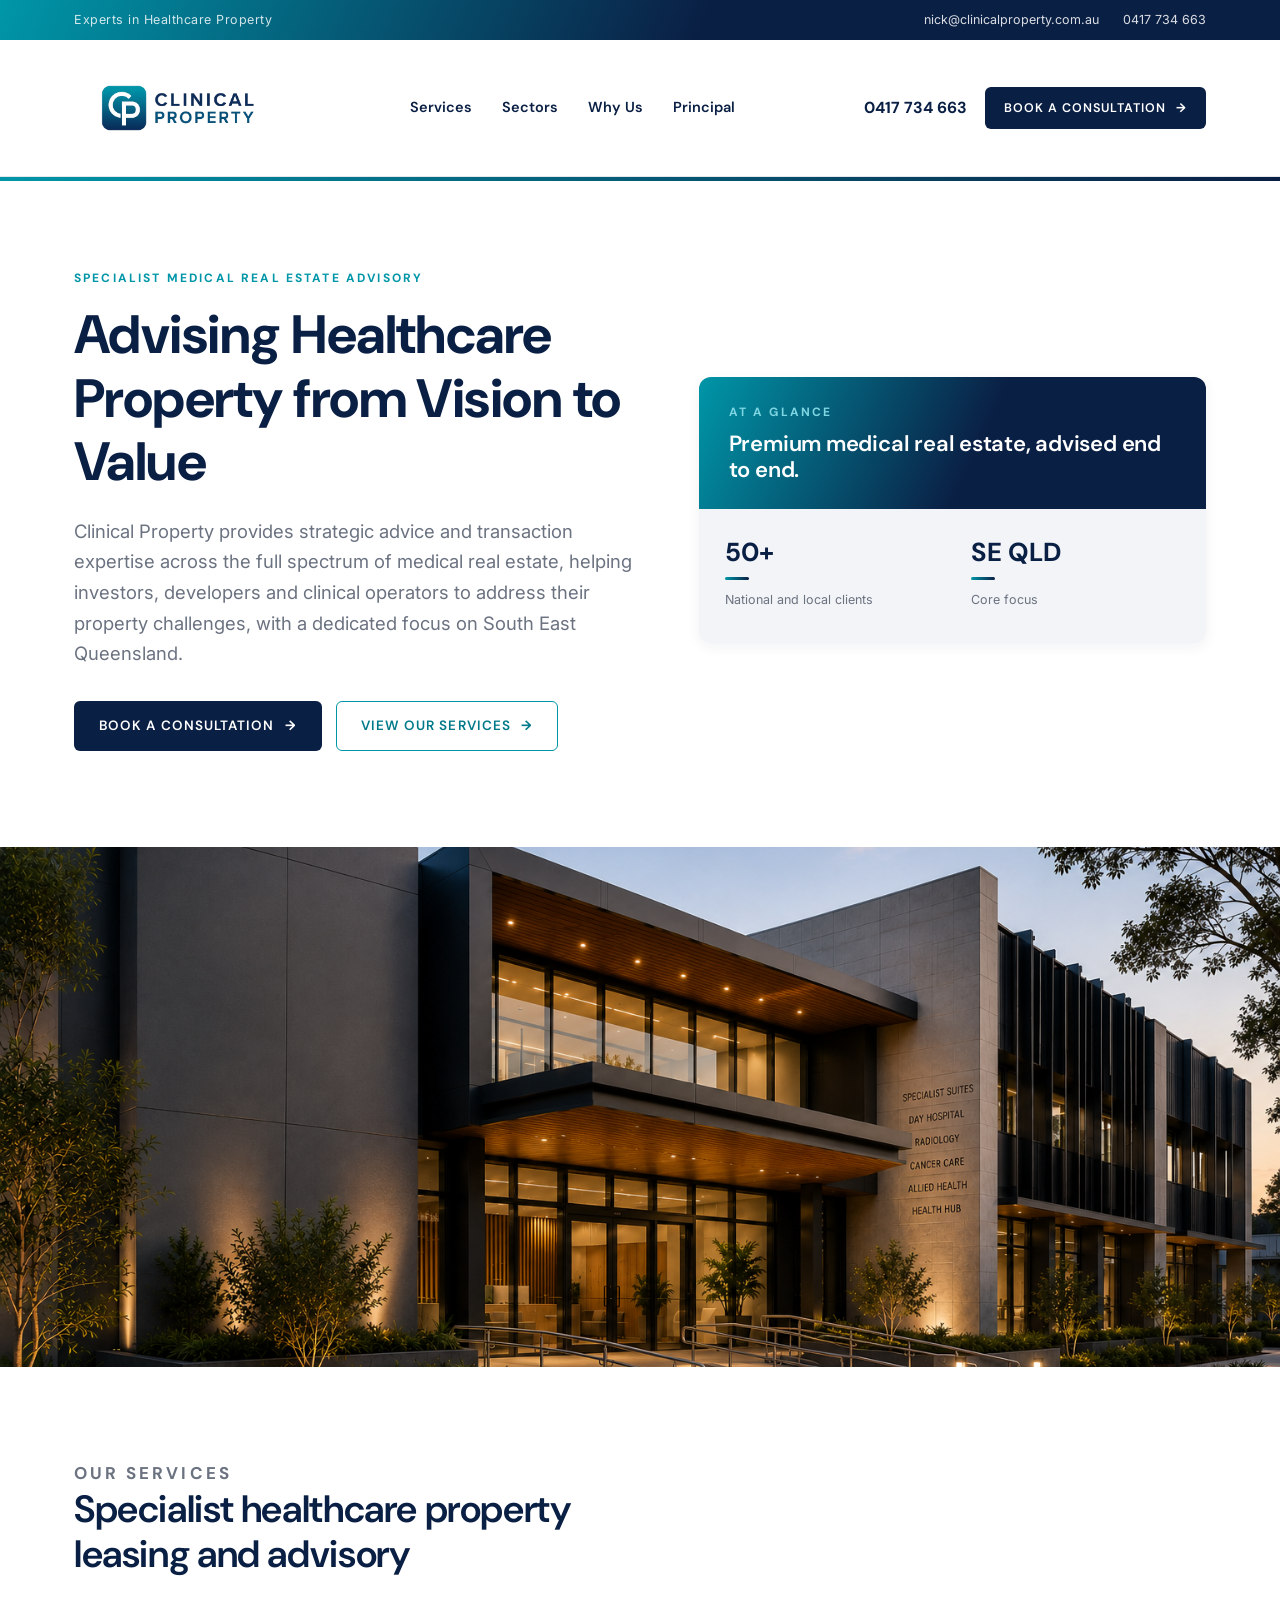
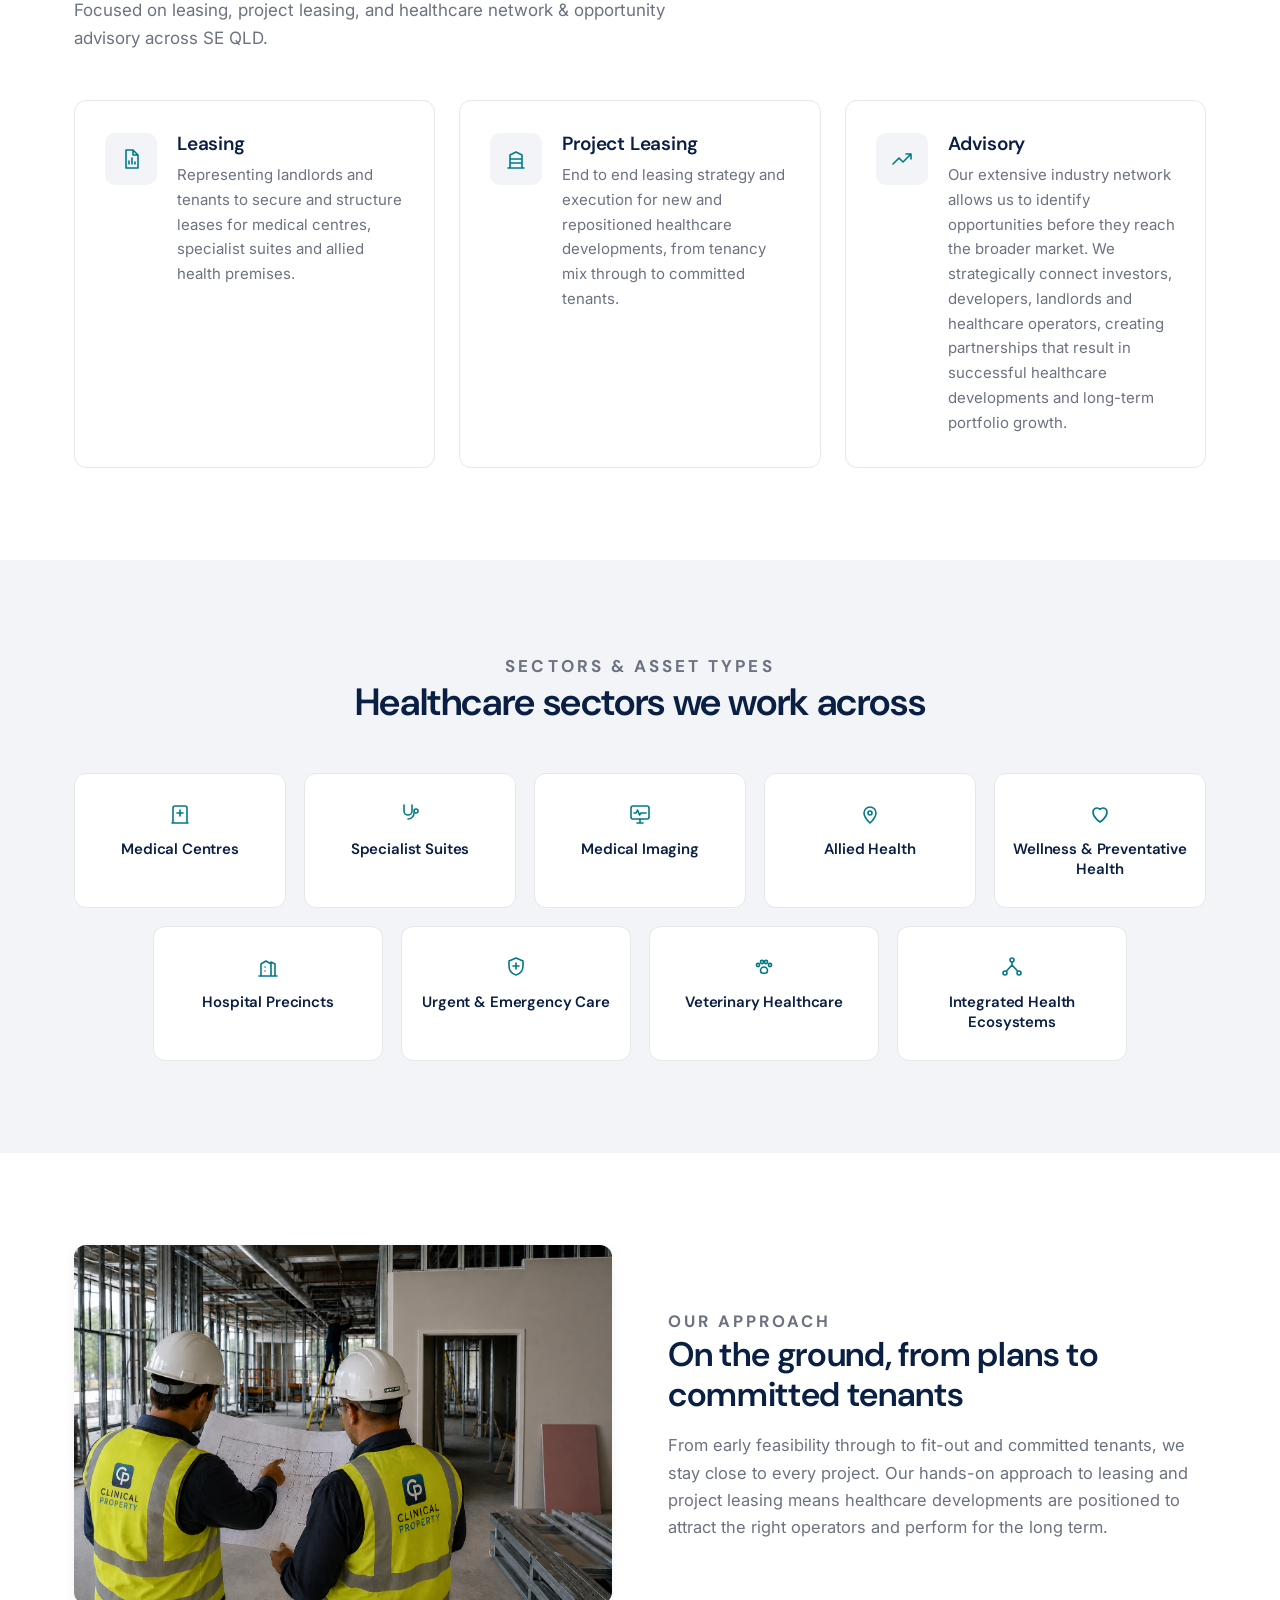
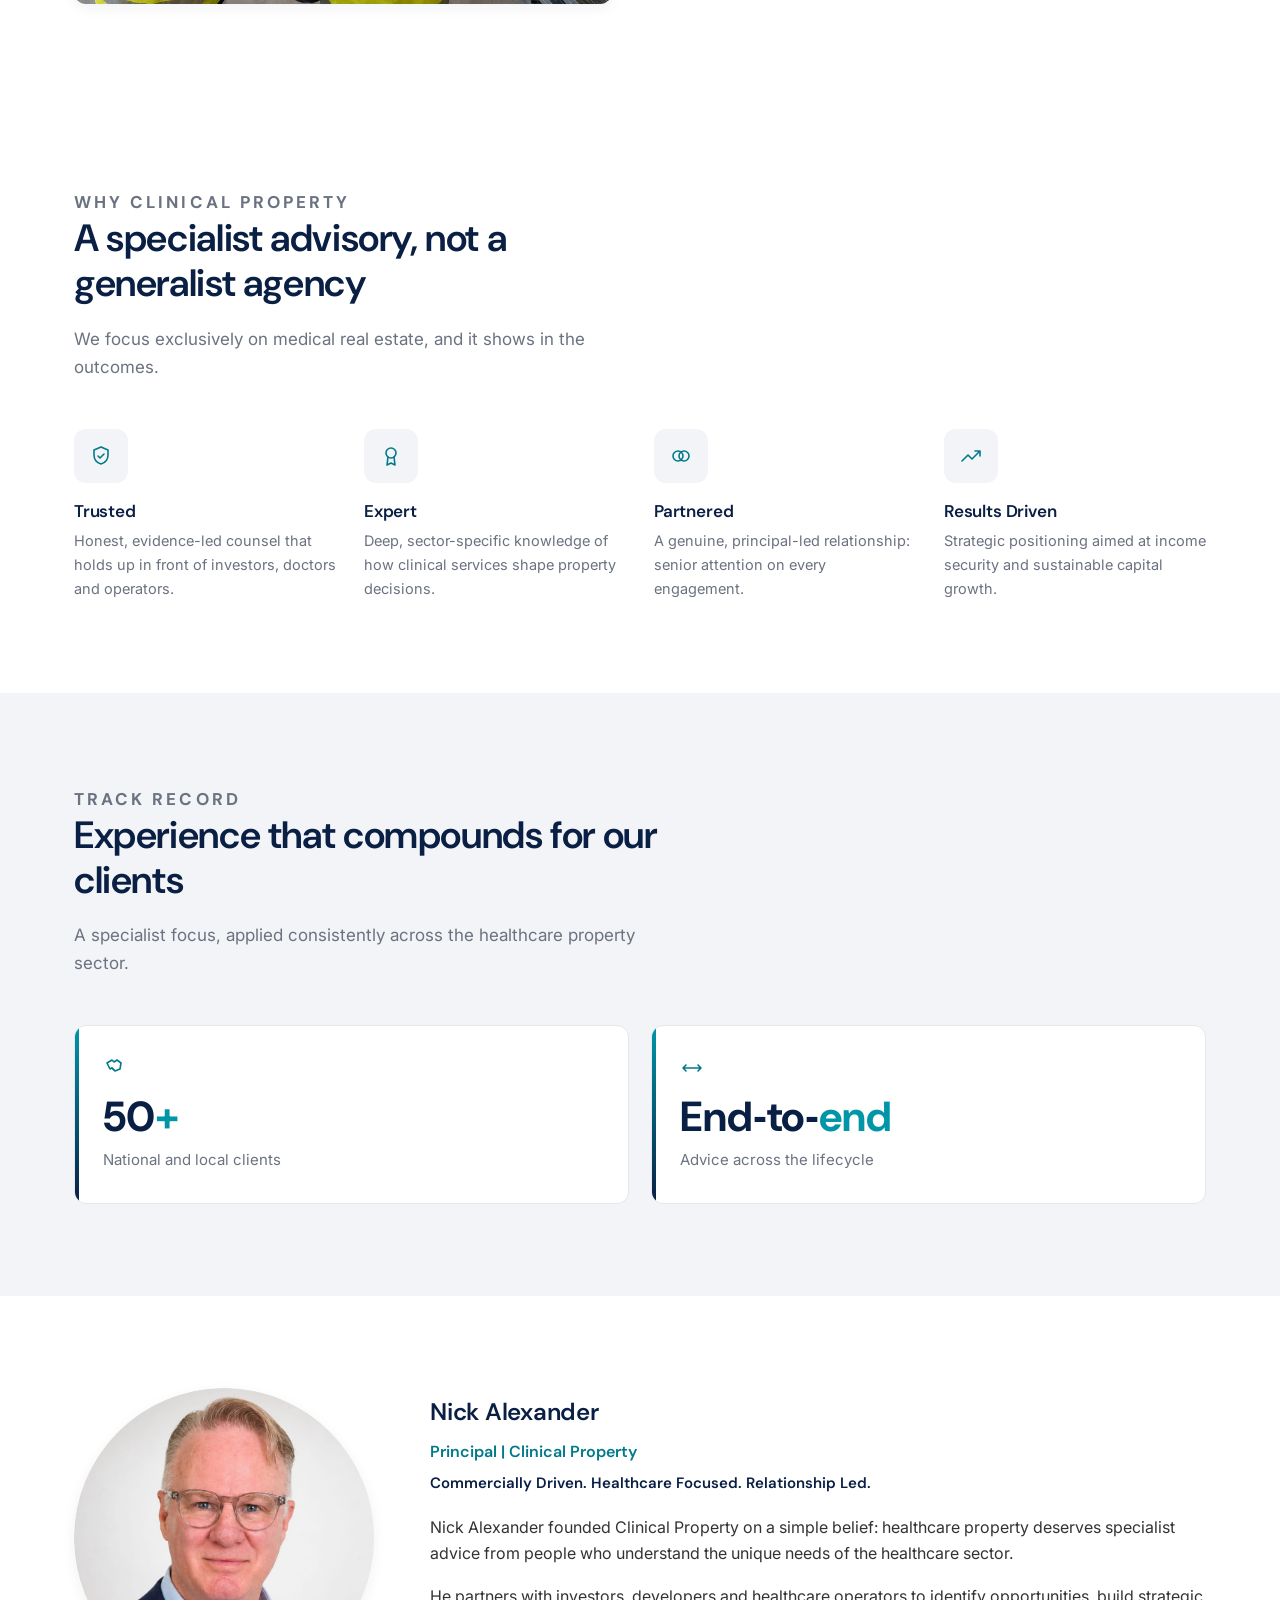
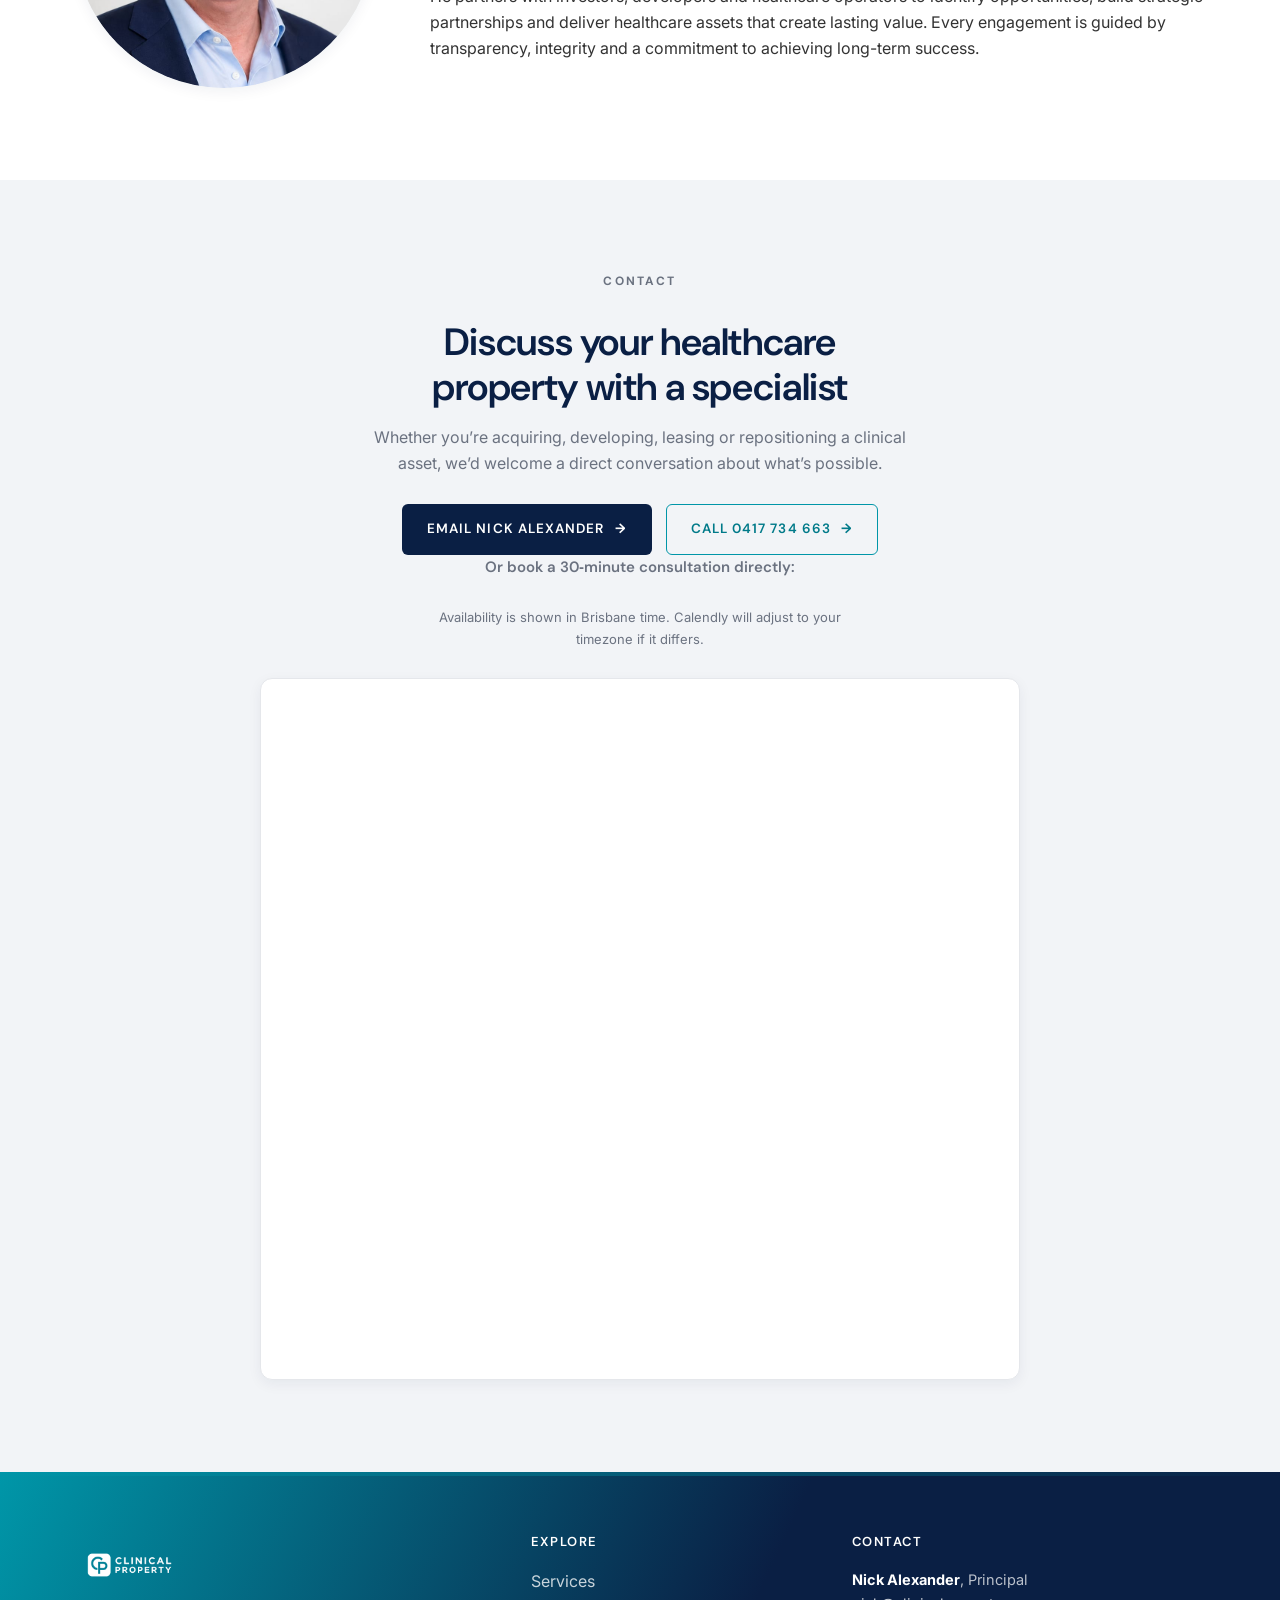
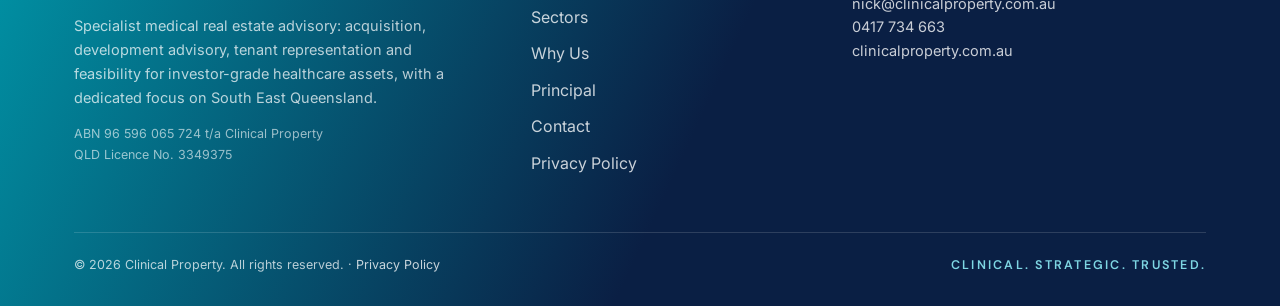
<file: index.html>
<!DOCTYPE html>
<html lang="en-AU">
<head>
  <meta charset="UTF-8" />
  <meta name="viewport" content="width=device-width, initial-scale=1.0" />
  <title>Clinical Property: Experts in Healthcare Property</title>
  <meta name="description" content="Clinical Property is a specialist medical real estate advisory led by Nick Alexander, providing acquisition, development advisory, tenant representation and feasibility for investor-grade healthcare assets, with a dedicated focus on South East Queensland." />
  <link rel="icon" type="image/png" href="assets/img/Clinical%20Property%20ampersand%20Blue.png" />
  <link rel="apple-touch-icon" href="assets/img/Clinical%20Property%20ampersand%20Blue.png" />
  <link rel="preconnect" href="https://fonts.googleapis.com" />
  <link rel="preconnect" href="https://fonts.gstatic.com" crossorigin />
  <link href="https://fonts.googleapis.com/css2?family=DM+Sans:wght@400;500;600;700&family=Inter:wght@400;500;600&display=swap" rel="stylesheet" />
  <link rel="stylesheet" href="assets/css/brand.css" />
  <style>
    /* ===================== TOP UTILITY BAR ===================== */
    .utility { background: var(--cp-gradient); color: rgba(255,255,255,0.82); font-size: 12.5px; }
    .utility .container {
      display: flex; align-items: center; justify-content: space-between;
      min-height: 40px; gap: 16px; flex-wrap: wrap;
    }
    .utility .tagline { letter-spacing: 0.04em; }
    .utility__contact { display: flex; gap: 24px; flex-wrap: wrap; }
    .utility a { color: rgba(255,255,255,0.85); }
    .utility a:hover { color: #fff; text-decoration: none; }

    /* ===================== HEADER ===================== */
    .site-header {
      position: sticky; top: 0; z-index: 60; background: rgba(255,255,255,0.96);
      backdrop-filter: saturate(180%) blur(8px); border-bottom: 1px solid var(--cp-line);
    }
    .site-header .container {
      display: flex; align-items: center; justify-content: space-between; height: 80px; gap: 20px;
    }
    .site-nav { display: flex; align-items: center; gap: 30px; }
    .site-nav a {
      font-family: var(--cp-head); color: var(--cp-navy); font-weight: 600;
      font-size: 14.5px;
    }
    .site-nav a:hover { color: var(--cp-teal-d); text-decoration: none; }
    .header-cta { display: flex; align-items: center; gap: 18px; }
    .header-phone { font-family: var(--cp-head); font-weight: 700; color: var(--cp-navy); white-space: nowrap; }
    .header-phone:hover { color: var(--cp-teal-d); text-decoration: none; }

    /* ===================== HERO ===================== */
    .hero { background: var(--cp-white); }
    .hero .container {
      display: grid; grid-template-columns: 1.05fr 0.95fr; gap: 64px;
      align-items: center; padding: 88px 24px 96px;
    }
    .hero h1 { font-size: clamp(34px, 4.8vw, 54px); max-width: 16ch; margin-bottom: 22px; }
    .hero__lead { font-size: clamp(16px, 1.6vw, 18.5px); color: var(--cp-mid); max-width: 52ch; margin-bottom: 32px; }
    .hero__actions { display: flex; gap: 14px; flex-wrap: wrap; }

    /* Hero credential card */
    .credential {
      background: var(--cp-softgrey); border-radius: var(--cp-radius);
      padding: 0; overflow: hidden; box-shadow: var(--cp-shadow-sm);
    }
    .credential__head { background: var(--cp-gradient); color: #fff; padding: 26px 30px; }
    .credential__head .eyebrow { color: var(--cp-aqua); margin-bottom: 8px; }
    .credential__head h2 { color: #fff; font-size: 22px; margin: 0; }
    .credential__stats { display: grid; grid-template-columns: repeat(3, 1fr); gap: 6px; padding: 10px; }
    .credential__stats--2 { grid-template-columns: repeat(2, 1fr); }
    .credential__stat { padding: 20px 16px 22px; text-align: left; }
    .credential__num { font-family: var(--cp-head); font-weight: 700; font-size: 26px; color: var(--cp-navy); line-height: 1; }
    /* Signature teal→navy tick replaces the divided-strip look */
    .credential__num::after {
      content: ""; display: block; width: 24px; height: 3px; border-radius: 2px;
      margin: 12px 0 10px; background: linear-gradient(90deg, var(--cp-teal), var(--cp-navy));
    }
    .credential__label { font-size: 12.5px; color: var(--cp-mid); }

    /* ===================== SECTION SCAFFOLD ===================== */
    section.block { padding: 92px 0; }
    .block--grey { background: var(--cp-softgrey); }
    .section-head { max-width: 60ch; margin: 0 0 48px; }
    .section-head h2 { font-size: clamp(27px, 3.3vw, 38px); }
    .section-head p { color: var(--cp-mid); font-size: 17px; margin: 0; }
    .section-head.center { margin-left: auto; margin-right: auto; text-align: center; }

    /* ===================== SERVICES ===================== */
    .svc-grid { display: grid; grid-template-columns: repeat(3, 1fr); gap: 24px; }
    .svc {
      background: #fff; border: 1px solid var(--cp-line); border-radius: var(--cp-radius);
      padding: 32px 30px; display: flex; gap: 20px; align-items: flex-start;
      transition: border-color 0.18s ease, transform 0.18s ease;
    }
    .svc:hover { border-color: var(--cp-aqua); transform: translateY(-3px); }
    .svc__icon {
      flex-shrink: 0; width: 52px; height: 52px; border-radius: 10px;
      background: var(--cp-softgrey); color: var(--cp-teal-d);
      display: flex; align-items: center; justify-content: center;
    }
    .svc h3 { font-size: 19px; margin-bottom: 8px; }
    .svc p { color: var(--cp-mid); font-size: 15px; margin: 0; }

    /* ===================== SECTORS ===================== */
    .sector-grid { display: flex; flex-wrap: wrap; justify-content: center; gap: 18px; }
    .sector {
      background: #fff; border: 1px solid var(--cp-line); border-radius: var(--cp-radius);
      padding: 28px 18px; text-align: center;
      flex: 1 1 200px; max-width: 230px;
    }
    .sector__icon { color: var(--cp-teal-d); display: flex; justify-content: center; margin-bottom: 14px; }
    .sector h3 { font-size: 15px; margin: 0; line-height: 1.3; }

    /* ===================== WHY ===================== */
    .why-grid { display: grid; grid-template-columns: repeat(4, 1fr); gap: 28px; }
    .why__icon {
      width: 54px; height: 54px; border-radius: 12px; margin-bottom: 18px;
      background: var(--cp-softgrey); color: var(--cp-teal-d);
      display: flex; align-items: center; justify-content: center;
    }
    .why h3 { font-size: 17px; margin-bottom: 8px; }
    .why p { color: var(--cp-mid); font-size: 14.5px; margin: 0; }

    /* ===================== TRACK RECORD (navy) ===================== */
    .record { background: var(--cp-softgrey); }
    .record__grid { display: grid; grid-template-columns: repeat(3, 1fr); gap: 22px; margin-top: 8px; }
    .record__grid--2 { grid-template-columns: repeat(2, 1fr); }
    .record__card {
      background: #fff; border: 1px solid var(--cp-line); border-radius: var(--cp-radius);
      padding: 30px 28px; position: relative; overflow: hidden;
    }
    /* Signature gradient spine: a CP brand cue, not a navy stat strip */
    .record__card::before {
      content: ""; position: absolute; left: 0; top: 0; bottom: 0; width: 4px;
      background: linear-gradient(180deg, var(--cp-teal) 0%, var(--cp-navy) 100%);
    }
    .record__icon { color: var(--cp-teal-d); margin-bottom: 16px; }
    .record__num { font-family: var(--cp-head); font-weight: 700; font-size: clamp(30px, 4vw, 42px); line-height: 1; color: var(--cp-navy); }
    .record__num .accent { color: var(--cp-teal); }
    .record__label { margin-top: 10px; color: var(--cp-mid); font-size: 15px; }

    /* ===================== PHOTO BAND + FEATURE ===================== */
    .photo-band { line-height: 0; }
    .photo-band img { width: 100%; height: clamp(280px, 42vw, 520px); object-fit: cover; display: block; }
    .feature__wrap { display: grid; grid-template-columns: 1fr 1fr; gap: 56px; align-items: center; }
    .feature__media img { width: 100%; border-radius: var(--cp-radius); box-shadow: var(--cp-shadow-sm); display: block; }
    .feature h2 { font-size: clamp(24px, 3vw, 34px); }
    .feature p { color: var(--cp-mid); font-size: 16.5px; margin: 0; }

    /* ===================== PRINCIPAL ===================== */
    .principal__wrap { display: grid; grid-template-columns: 300px 1fr; gap: 56px; align-items: center; }
    .principal__photo {
      aspect-ratio: 1 / 1; border-radius: 50%; overflow: hidden;
      background: var(--cp-softgrey);
      display: flex; align-items: center; justify-content: center; box-shadow: var(--cp-shadow-sm);
    }
    .principal__photo img { width: 100%; height: 100%; object-fit: cover; display: block; }
    .principal__photo .ph-initials { font-family: var(--cp-head); font-weight: 700; font-size: 72px; color: var(--cp-navy); }
    .principal h2 { font-size: 30px; margin-bottom: 2px; }
    .principal__role { color: var(--cp-teal-d); font-family: var(--cp-head); font-weight: 600; margin-bottom: 6px; }
    .principal__tagline { font-family: var(--cp-head); font-weight: 600; color: var(--cp-navy); margin: 0 0 18px; font-size: 15px; }
    .principal p { color: var(--cp-mid); }
    .principal__contact { display: flex; gap: 28px; flex-wrap: wrap; margin-top: 22px; font-size: 15px; }
    .principal__contact a { font-family: var(--cp-head); font-weight: 600; color: var(--cp-navy); }
    .principal__contact a:hover { color: var(--cp-teal-d); }

    /* ===================== CONTACT CTA ===================== */
    .cta { background: var(--cp-softgrey); text-align: center; }
    .cta h2 { font-size: clamp(26px, 3.3vw, 38px); max-width: 20ch; margin: 0 auto 14px; }
    .cta p { color: var(--cp-mid); max-width: 56ch; margin: 0 auto 28px; }
    .cta__actions { display: flex; gap: 14px; justify-content: center; flex-wrap: wrap; }
    .cta__book { font-family: var(--cp-head); font-weight: 600; color: var(--cp-navy); margin: 40px 0 0; font-size: 15px; }
    .cta__tz { color: var(--cp-mid); font-size: 13px; margin: 6px 0 0; }
    .calendly-card {
      max-width: 760px; margin: 18px auto 0; background: #fff;
      border: 1px solid var(--cp-line); border-radius: var(--cp-radius);
      overflow: hidden; box-shadow: var(--cp-shadow-sm);
    }

    /* ===================== FOOTER ===================== */
    .site-footer { background: var(--cp-gradient); color: rgba(255,255,255,0.72); }
    .site-footer .container { padding: 58px 24px 30px; }
    .footer-grid { display: grid; grid-template-columns: 1.5fr 1fr 1.3fr; gap: 48px; }
    .site-footer h4 { color: #fff; font-size: 13px; text-transform: uppercase; letter-spacing: 0.12em; margin-bottom: 18px; }
    .site-footer a { color: rgba(255,255,255,0.78); }
    .site-footer a:hover { color: #fff; }
    .site-footer p { font-size: 14.5px; }
    .footer-links { list-style: none; margin: 0; padding: 0; }
    .footer-links li { margin-bottom: 10px; }
    .footer-bottom {
      margin-top: 46px; padding-top: 22px; border-top: 1px solid rgba(255,255,255,0.14);
      display: flex; justify-content: space-between; flex-wrap: wrap; gap: 12px; font-size: 12.5px;
    }
    .footer-bottom .signoff {
      font-family: var(--cp-head); font-weight: 600; letter-spacing: 0.18em;
      text-transform: uppercase; color: var(--cp-aqua);
    }

    /* ===================== RESPONSIVE ===================== */
    @media (max-width: 1000px) {
      .hero .container { grid-template-columns: 1fr; gap: 44px; padding-top: 64px; }
      .svc-grid { grid-template-columns: 1fr; }
      .sector-grid { grid-template-columns: repeat(2, 1fr); }
      .why-grid { grid-template-columns: repeat(2, 1fr); }
      .record__grid { grid-template-columns: 1fr; gap: 34px; }
      .principal__wrap { grid-template-columns: 1fr; }
      .feature__wrap { grid-template-columns: 1fr; gap: 32px; }
      .principal__photo { max-width: 260px; }
      .footer-grid { grid-template-columns: 1fr; gap: 32px; }
      .site-nav, .utility .tagline { display: none; }
    }

    /* ===================== MOBILE (phones) ===================== */
    @media (max-width: 640px) {
      .container { padding: 0 18px; }
      section.block { padding: 56px 0; }
      .section-head { margin-bottom: 32px; }

      /* Utility bar: centre the contact details, tighten height */
      .utility .container { justify-content: center; min-height: 0; padding-top: 9px; padding-bottom: 9px; }
      .utility__contact { gap: 16px; justify-content: center; }

      /* Header: drop the redundant inline phone (it's in the utility bar),
         shrink the logo and CTA so logo + button fit on one row */
      .site-header .container { height: 84px; gap: 12px; }
      .header-phone { display: none; }
      .cp-logo__img { height: 62px; }
      .header-cta .btn { padding: 9px 13px; font-size: 11px; letter-spacing: 0.04em; gap: 6px; }

      /* Hero */
      .hero .container { padding: 40px 18px 52px; gap: 30px; }

      /* Credential card: keep the 3 figures on one row without overflowing */
      .credential__head { padding: 22px 22px; }
      .credential__head h2 { font-size: 19px; }
      .credential__stats { gap: 2px; padding: 6px; }
      .credential__stat { padding: 16px 6px; text-align: center; }
      .credential__num { font-size: 17px; }
      .credential__num::after { margin: 9px auto; }
      .credential__label { font-size: 11px; }

      /* Tidy single-column blocks */
      .sector-grid { gap: 14px; }
      .sector { flex: 0 1 calc(50% - 7px); max-width: none; padding: 22px 12px; }
      .why-grid { gap: 22px; }
      .record__grid { gap: 18px; }
      .principal__contact { gap: 16px; }
    }

    /* Extra-narrow safety net */
    @media (max-width: 380px) {
      .header-cta .btn { padding: 8px 10px; font-size: 10px; }
      .cp-logo__img { height: 54px; }
    }

    /* Larger, prominent header logo on tablet/desktop. Scoped to the header so
       the footer mark and the mobile logo sizing (separate block below) are
       unaffected. */
    @media (min-width: 641px) {
      .site-header .container { height: 124px; }
      .site-header .cp-logo__img { height: 104px; }
    }
    @media (min-width: 1100px) {
      .site-header .container { height: 136px; }
      .site-header .cp-logo__img { height: 116px; }
    }
  </style>
</head>
<body>
  <!-- ===================== UTILITY BAR ===================== -->
  <div class="utility">
    <div class="container">
      <span class="tagline">Experts in Healthcare Property</span>
      <div class="utility__contact">
        <a href="mailto:nick@clinicalproperty.com.au">nick@clinicalproperty.com.au</a>
        <a href="tel:0417734663">0417 734 663</a>
      </div>
    </div>
  </div>

  <!-- ===================== HEADER ===================== -->
  <header class="site-header">
    <div class="container">
      <a class="cp-logo" href="index.html" aria-label="Clinical Property, home">
        <img class="cp-logo__img" src="assets/img/Clinical%20Property%20logo%20Blue.png" alt="Clinical Property" />
      </a>
      <nav class="site-nav" aria-label="Primary">
        <a href="#services">Services</a>
        <a href="#sectors">Sectors</a>
        <a href="#why">Why Us</a>
        <a href="#principal">Principal</a>
      </nav>
      <div class="header-cta">
        <a class="header-phone" href="tel:0417734663">0417 734 663</a>
        <a href="#contact" class="btn btn--primary btn--sm">Book a consultation</a>
      </div>
    </div>
  </header>
  <hr class="cp-gradient-bar" />

  <!-- ===================== HERO ===================== -->
  <section class="hero">
    <div class="container">
      <div>
        <p class="eyebrow">Specialist Medical Real Estate Advisory</p>
        <h1>Advising Healthcare Property from Vision to Value</h1>
        <p class="hero__lead">
          Clinical Property provides strategic advice and transaction expertise across the full
          spectrum of medical real estate, helping investors, developers and clinical operators
          to address their property challenges, with a dedicated focus on
          South East Queensland.
        </p>
        <div class="hero__actions">
          <a href="#contact" class="btn btn--primary">Book a consultation</a>
          <a href="#services" class="btn btn--tertiary">View our services</a>
        </div>
      </div>

      <aside class="credential" aria-label="Clinical Property at a glance">
        <div class="credential__head">
          <p class="eyebrow">At a glance</p>
          <h2>Premium medical real estate, advised end to end.</h2>
        </div>
        <div class="credential__stats credential__stats--2">
          <div class="credential__stat">
            <div class="credential__num">50+</div>
            <div class="credential__label">National and local clients</div>
          </div>
          <div class="credential__stat">
            <div class="credential__num">SE QLD</div>
            <div class="credential__label">Core focus</div>
          </div>
        </div>
      </aside>
    </div>
  </section>

  <!-- ===================== PHOTO BAND ===================== -->
  <section class="photo-band">
    <img src="assets/img/healthcare-building.png" alt="Modern healthcare building at dusk with specialist suites, day hospital, radiology, cancer care and allied health" />
  </section>

  <!-- ===================== SERVICES ===================== -->
  <section class="block" id="services">
    <div class="container">
      <div class="section-head">
        <p class="eyebrow">Our services</p>
        <h2>Specialist healthcare property leasing and advisory</h2>
        <p>Focused on leasing, project leasing, and healthcare network &amp; opportunity advisory across SE QLD.</p>
      </div>
      <div class="svc-grid">
        <article class="svc">
          <span class="svc__icon" aria-hidden="true">
            <svg class="cp-icon" viewBox="0 0 24 24"><path d="M7 3h7l5 5v13H7zM14 3v5h5M10 17v-3M13 17v-6M16 17v-2"/></svg>
          </span>
          <div>
            <h3>Leasing</h3>
            <p>Representing landlords and tenants to secure and structure leases for medical centres, specialist suites and allied health premises.</p>
          </div>
        </article>
        <article class="svc">
          <span class="svc__icon" aria-hidden="true">
            <svg class="cp-icon" viewBox="0 0 24 24"><path d="M4 21h16M6 21V8l6-3 6 3v13M6 12h12M6 16h12"/></svg>
          </span>
          <div>
            <h3>Project Leasing</h3>
            <p>End to end leasing strategy and execution for new and repositioned healthcare developments, from tenancy mix through to committed tenants.</p>
          </div>
        </article>
        <article class="svc">
          <span class="svc__icon" aria-hidden="true">
            <svg class="cp-icon" viewBox="0 0 24 24"><path d="M3 17l6-6 4 4 8-8M21 7v5M21 7h-5"/></svg>
          </span>
          <div>
            <h3>Advisory</h3>
            <p>Our extensive industry network allows us to identify opportunities before they reach the broader market. We strategically connect investors, developers, landlords and healthcare operators, creating partnerships that result in successful healthcare developments and long-term portfolio growth.</p>
          </div>
        </article>
      </div>
    </div>
  </section>

  <!-- ===================== SECTORS ===================== -->
  <section class="block block--grey" id="sectors">
    <div class="container">
      <div class="section-head center">
        <p class="eyebrow">Sectors &amp; asset types</p>
        <h2>Healthcare sectors we work across</h2>
      </div>
      <div class="sector-grid">
        <div class="sector">
          <div class="sector__icon"><svg class="cp-icon" viewBox="0 0 24 24"><path d="M5 21V6a2 2 0 0 1 2-2h10a2 2 0 0 1 2 2v15M4 21h16M12 8v6M9 11h6"/></svg></div>
          <h3>Medical Centres</h3>
        </div>
        <div class="sector">
          <div class="sector__icon"><svg class="cp-icon" viewBox="0 0 24 24"><path d="M6 3v6a4 4 0 0 0 8 0V3M10 17a6 6 0 0 0 6-6"/><circle cx="18" cy="9" r="2"/></svg></div>
          <h3>Specialist Suites</h3>
        </div>
        <div class="sector">
          <div class="sector__icon"><svg class="cp-icon" viewBox="0 0 24 24"><rect x="3" y="4" width="18" height="13" rx="2"/><path d="M6 11h2l1.5-3 2 5 1.5-2H18M9 21h6M12 17v4"/></svg></div>
          <h3>Medical Imaging</h3>
        </div>
        <div class="sector">
          <div class="sector__icon"><svg class="cp-icon" viewBox="0 0 24 24"><path d="M12 21s-6-5.5-6-10a6 6 0 0 1 12 0c0 4.5-6 10-6 10z"/><circle cx="12" cy="11" r="2"/></svg></div>
          <h3>Allied Health</h3>
        </div>
        <div class="sector">
          <div class="sector__icon"><svg class="cp-icon" viewBox="0 0 24 24"><path d="M12 20s-7-4.2-7-10a4 4 0 0 1 7-2.6A4 4 0 0 1 19 10c0 5.8-7 10-7 10z"/></svg></div>
          <h3>Wellness &amp; Preventative Health</h3>
        </div>
        <div class="sector">
          <div class="sector__icon"><svg class="cp-icon" viewBox="0 0 24 24"><path d="M3 21h18M5 21V9l5-3 5 3M15 21V7l4 2v12M9 12v0M9 16v0"/></svg></div>
          <h3>Hospital Precincts</h3>
        </div>
        <div class="sector">
          <div class="sector__icon"><svg class="cp-icon" viewBox="0 0 24 24"><path d="M12 3l7 3v5c0 5-3.5 8-7 9-3.5-1-7-4-7-9V6z"/><path d="M12 8v6M9 11h6"/></svg></div>
          <h3>Urgent &amp; Emergency Care</h3>
        </div>
        <div class="sector">
          <div class="sector__icon"><svg class="cp-icon" viewBox="0 0 24 24"><circle cx="6" cy="10" r="1.6"/><circle cx="10" cy="7" r="1.6"/><circle cx="14" cy="7" r="1.6"/><circle cx="18" cy="10" r="1.6"/><path d="M8.5 15.5a3.5 3.5 0 0 1 7 0 2.7 2.7 0 0 1-2.7 2.7h-1.6a2.7 2.7 0 0 1-2.7-2.7z"/></svg></div>
          <h3>Veterinary Healthcare</h3>
        </div>
        <div class="sector">
          <div class="sector__icon"><svg class="cp-icon" viewBox="0 0 24 24"><circle cx="12" cy="5" r="2"/><circle cx="5" cy="18" r="2"/><circle cx="19" cy="18" r="2"/><path d="M12 7v3M12 10l-5.5 6M12 10l5.5 6"/></svg></div>
          <h3>Integrated Health Ecosystems</h3>
        </div>
      </div>
    </div>
  </section>

  <!-- ===================== FEATURE (team on site) ===================== -->
  <section class="block feature">
    <div class="container feature__wrap">
      <div class="feature__media">
        <img src="assets/img/clinical-property-team.png" alt="Clinical Property team reviewing plans on a healthcare development site" />
      </div>
      <div>
        <p class="eyebrow">Our approach</p>
        <h2>On the ground, from plans to committed tenants</h2>
        <p>From early feasibility through to fit-out and committed tenants, we stay close to every project. Our hands-on approach to leasing and project leasing means healthcare developments are positioned to attract the right operators and perform for the long term.</p>
      </div>
    </div>
  </section>

  <!-- ===================== WHY ===================== -->
  <section class="block" id="why">
    <div class="container">
      <div class="section-head">
        <p class="eyebrow">Why Clinical Property</p>
        <h2>A specialist advisory, not a generalist agency</h2>
        <p>We focus exclusively on medical real estate, and it shows in the outcomes.</p>
      </div>
      <div class="why-grid">
        <div class="why">
          <div class="why__icon" aria-hidden="true"><svg class="cp-icon" viewBox="0 0 24 24"><path d="M12 3l7 3v5c0 5-3.5 8-7 9-3.5-1-7-4-7-9V6z"/><path d="M9 12l2 2 4-4"/></svg></div>
          <h3>Trusted</h3>
          <p>Honest, evidence-led counsel that holds up in front of investors, doctors and operators.</p>
        </div>
        <div class="why">
          <div class="why__icon" aria-hidden="true"><svg class="cp-icon" viewBox="0 0 24 24"><circle cx="12" cy="9" r="5"/><path d="M9 13l-1 8 4-2 4 2-1-8"/></svg></div>
          <h3>Expert</h3>
          <p>Deep, sector-specific knowledge of how clinical services shape property decisions.</p>
        </div>
        <div class="why">
          <div class="why__icon" aria-hidden="true"><svg class="cp-icon" viewBox="0 0 24 24"><circle cx="9" cy="12" r="5"/><circle cx="15" cy="12" r="5"/></svg></div>
          <h3>Partnered</h3>
          <p>A genuine, principal-led relationship: senior attention on every engagement.</p>
        </div>
        <div class="why">
          <div class="why__icon" aria-hidden="true"><svg class="cp-icon" viewBox="0 0 24 24"><path d="M3 17l6-6 4 4 8-8M21 7v5M21 7h-5"/></svg></div>
          <h3>Results Driven</h3>
          <p>Strategic positioning aimed at income security and sustainable capital growth.</p>
        </div>
      </div>
    </div>
  </section>

  <!-- ===================== TRACK RECORD ===================== -->
  <section class="block record">
    <div class="container">
      <div class="section-head">
        <p class="eyebrow">Track record</p>
        <h2>Experience that compounds for our clients</h2>
        <p>A specialist focus, applied consistently across the healthcare property sector.</p>
      </div>
      <div class="record__grid record__grid--2">
        <div class="record__card">
          <div class="record__icon" aria-hidden="true">
            <svg class="cp-icon" viewBox="0 0 24 24"><path d="M11 6l-2-2-5 3 3 6 2-1 3 3 5-2 1-6-4-3-3 2z"/><path d="M9 12l2 2"/></svg>
          </div>
          <div class="record__num">50<span class="accent">+</span></div>
          <div class="record__label">National and local clients</div>
        </div>
        <div class="record__card">
          <div class="record__icon" aria-hidden="true">
            <svg class="cp-icon" viewBox="0 0 24 24"><path d="M3 12h18M6 9l-3 3 3 3M18 9l3 3-3 3"/></svg>
          </div>
          <div class="record__num">End&#8209;to&#8209;<span class="accent">end</span></div>
          <div class="record__label">Advice across the lifecycle</div>
        </div>
      </div>
    </div>
  </section>

  <!-- ===================== PRINCIPAL ===================== -->
  <section class="block" id="principal">
    <div class="container">
      <div class="principal__wrap">
        <div class="principal__photo">
          <img src="assets/img/Nick%20Alexander_headshot_round_transparent.png" alt="Nick Alexander" />
        </div>
        <div>
          <h2>Nick Alexander</h2>
          <p class="principal__role">Principal | Clinical Property</p>
          <p class="principal__tagline">Commercially Driven. Healthcare Focused. Relationship Led.</p>
          <p>
            Nick Alexander founded Clinical Property on a simple belief: healthcare property
            deserves specialist advice from people who understand the unique needs of the
            healthcare sector.
          </p>
          <p>
            He partners with investors, developers and healthcare operators to identify
            opportunities, build strategic partnerships and deliver healthcare assets that create
            lasting value. Every engagement is guided by transparency, integrity and a commitment
            to achieving long-term success.
          </p>
        </div>
      </div>
    </div>
  </section>

  <!-- ===================== CONTACT CTA ===================== -->
  <section class="block cta" id="contact">
    <div class="container">
      <p class="eyebrow" style="text-align:center;">Contact</p>
      <h2>Discuss your healthcare property with a specialist</h2>
      <p>
        Whether you&rsquo;re acquiring, developing, leasing or repositioning a clinical asset,
        we&rsquo;d welcome a direct conversation about what&rsquo;s possible.
      </p>
      <div class="cta__actions">
        <a href="mailto:nick@clinicalproperty.com.au" class="btn btn--primary">Email Nick Alexander</a>
        <a href="tel:0417734663" class="btn btn--tertiary">Call 0417 734 663</a>
      </div>

      <p class="cta__book">Or book a 30‑minute consultation directly:</p>
      <p class="cta__tz">Availability is shown in Brisbane time. Calendly will adjust to your timezone if it differs.</p>
      <div class="calendly-card">
        <!-- Calendly inline widget begin -->
        <div class="calendly-inline-widget" data-url="https://calendly.com/nick-clinicalproperty/30min?hide_event_type_details=1&amp;text_color=4a5568&amp;primary_color=1a7b8a" style="min-width:320px;height:700px;"></div>
        <script type="text/javascript" src="https://assets.calendly.com/assets/external/widget.js" async></script>
        <!-- Calendly inline widget end -->
      </div>
    </div>
  </section>

  <!-- ===================== FOOTER ===================== -->
  <hr class="cp-gradient-bar" />
  <footer class="site-footer">
    <div class="container">
      <div class="footer-grid">
        <div>
          <a class="cp-logo cp-logo--reverse" href="index.html" style="margin-bottom:18px;" aria-label="Clinical Property, home">
            <img class="cp-logo__img" src="assets/img/Clinical%20Property%20logo%20White.png" alt="Clinical Property" />
          </a>
          <p>Specialist medical real estate advisory: acquisition, development advisory, tenant representation and feasibility for investor-grade healthcare assets, with a dedicated focus on South East Queensland.</p>
          <p style="font-size:12.5px; color:rgba(255,255,255,0.6); margin-top:14px;">
            ABN 96 596 065 724 t/a Clinical Property<br />
            QLD Licence No. 3349375
          </p>
        </div>
        <div>
          <h4>Explore</h4>
          <ul class="footer-links">
            <li><a href="#services">Services</a></li>
            <li><a href="#sectors">Sectors</a></li>
            <li><a href="#why">Why Us</a></li>
            <li><a href="#principal">Principal</a></li>
            <li><a href="#contact">Contact</a></li>
            <li><a href="privacy.html">Privacy Policy</a></li>
          </ul>
        </div>
        <div>
          <h4>Contact</h4>
          <p>
            <strong style="color:#fff;">Nick Alexander</strong>, Principal<br />
            <a href="mailto:nick@clinicalproperty.com.au">nick@clinicalproperty.com.au</a><br />
            <a href="tel:0417734663">0417 734 663</a><br />
            <a href="https://clinicalproperty.com.au">clinicalproperty.com.au</a>
          </p>
        </div>
      </div>
      <div class="footer-bottom">
        <span>&copy; <span id="year"></span> Clinical Property. All rights reserved. &middot; <a href="privacy.html">Privacy Policy</a></span>
        <span class="signoff">Clinical. Strategic. Trusted.</span>
      </div>
    </div>
  </footer>

  <script>
    document.getElementById("year").textContent = String(new Date().getFullYear());
  </script>
</body>
</html>
</file>
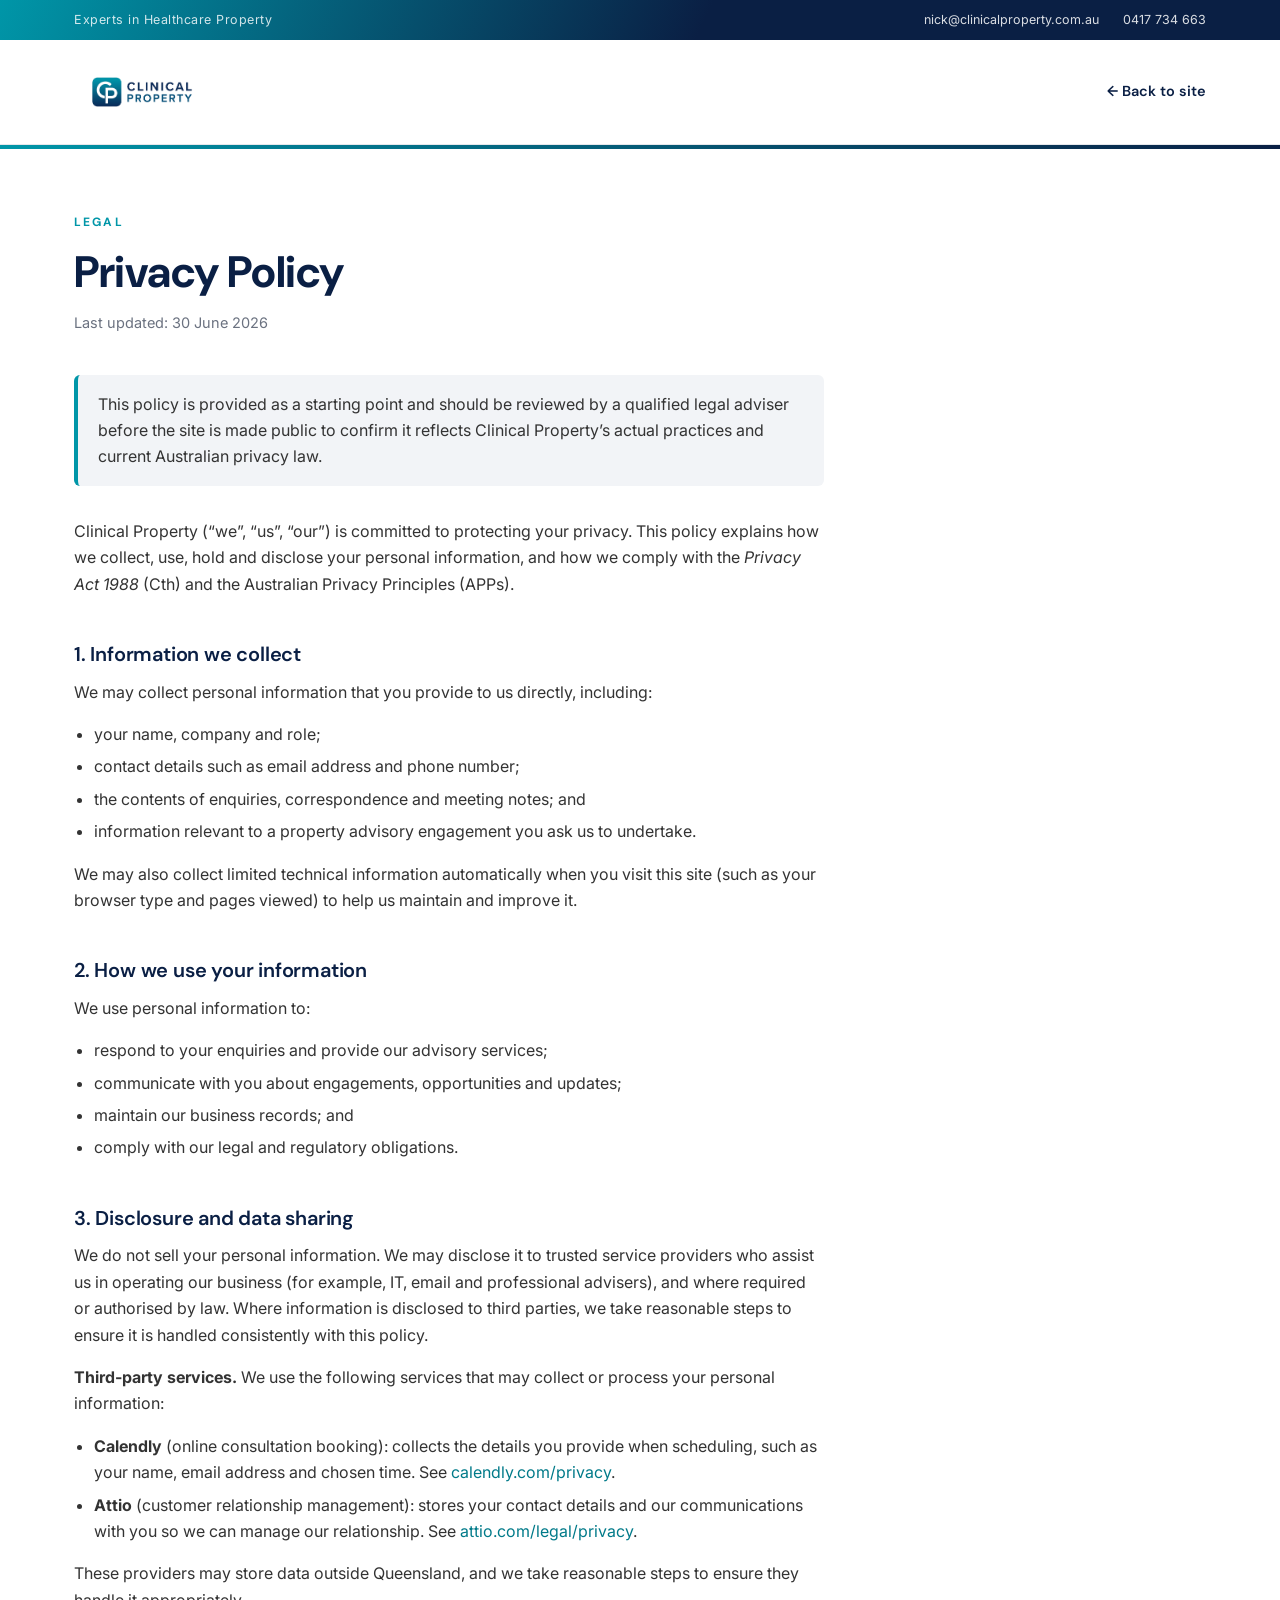
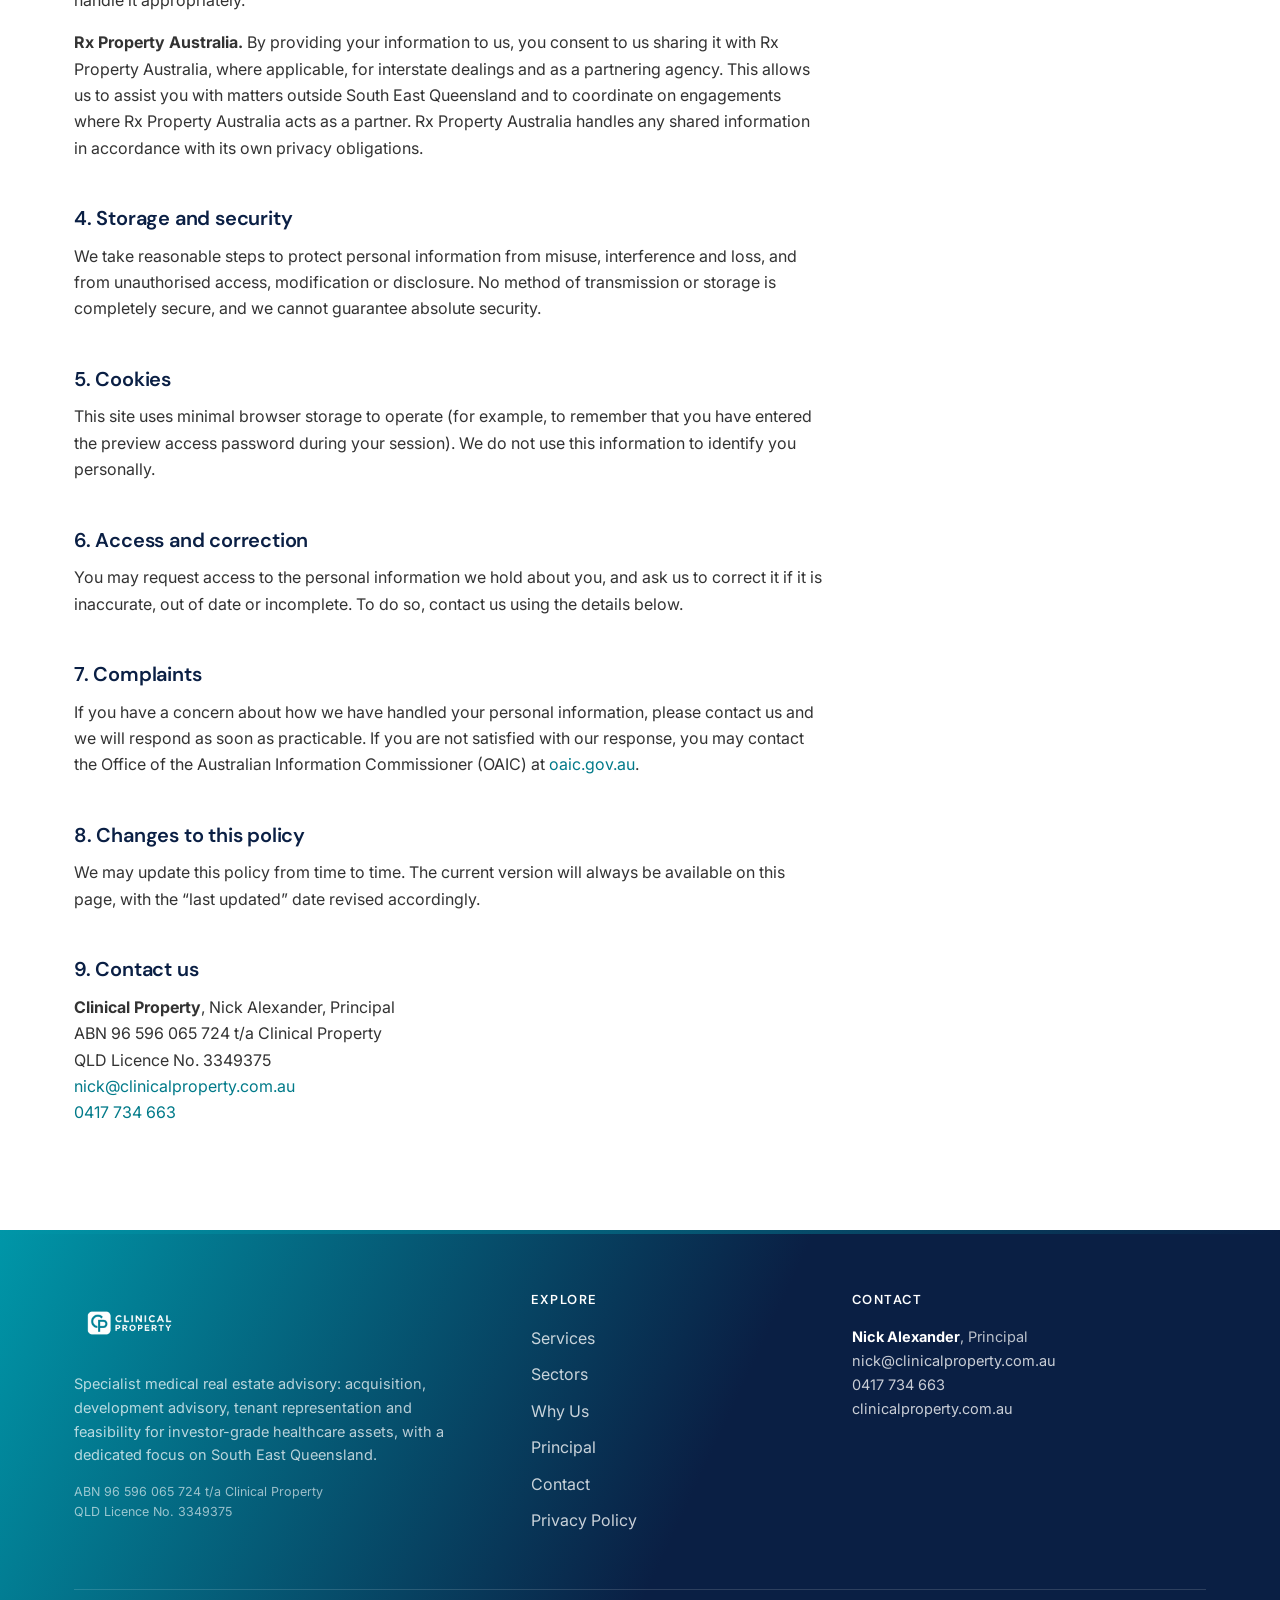
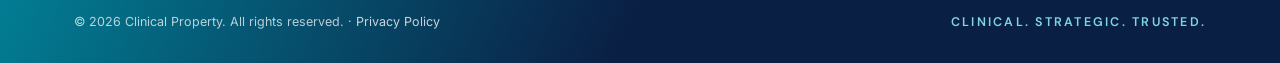
<file: privacy.html>
<!DOCTYPE html>
<html lang="en-AU">
<head>
  <meta charset="UTF-8" />
  <meta name="viewport" content="width=device-width, initial-scale=1.0" />
  <title>Clinical Property: Privacy Policy</title>
  <meta name="description" content="Clinical Property privacy policy: how we collect, use, store and disclose personal information." />
  <link rel="icon" type="image/png" href="assets/img/Clinical%20Property%20ampersand%20Blue.png" />
  <link rel="apple-touch-icon" href="assets/img/Clinical%20Property%20ampersand%20Blue.png" />
  <link rel="preconnect" href="https://fonts.googleapis.com" />
  <link rel="preconnect" href="https://fonts.gstatic.com" crossorigin />
  <link href="https://fonts.googleapis.com/css2?family=DM+Sans:wght@400;500;600;700&family=Inter:wght@400;500;600&display=swap" rel="stylesheet" />
  <link rel="stylesheet" href="assets/css/brand.css" />
  <style>
    /* ===================== UTILITY BAR ===================== */
    .utility { background: var(--cp-gradient); color: rgba(255,255,255,0.82); font-size: 12.5px; }
    .utility .container {
      display: flex; align-items: center; justify-content: space-between;
      min-height: 40px; gap: 16px; flex-wrap: wrap;
    }
    .utility .tagline { letter-spacing: 0.04em; }
    .utility__contact { display: flex; gap: 24px; flex-wrap: wrap; }
    .utility a { color: rgba(255,255,255,0.85); }
    .utility a:hover { color: #fff; text-decoration: none; }

    /* ===================== HEADER ===================== */
    .site-header {
      position: sticky; top: 0; z-index: 60; background: rgba(255,255,255,0.96);
      backdrop-filter: saturate(180%) blur(8px); border-bottom: 1px solid var(--cp-line);
    }
    .site-header .container {
      display: flex; align-items: center; justify-content: space-between; height: 96px; gap: 20px;
    }
    .header-back { font-family: var(--cp-head); font-weight: 600; color: var(--cp-navy); font-size: 14.5px; }
    .header-back:hover { color: var(--cp-teal-d); text-decoration: none; }

    /* ===================== LEGAL CONTENT ===================== */
    .legal { padding: 64px 0 88px; }
    .legal__head { max-width: 70ch; margin: 0 0 40px; }
    .legal__head h1 { font-size: clamp(30px, 4vw, 44px); margin-bottom: 12px; }
    .legal__updated { color: var(--cp-mid); font-size: 14.5px; margin: 0; }
    .legal__body { max-width: 75ch; }
    .legal__body h2 {
      font-size: 20px; margin: 38px 0 12px; padding-top: 8px;
    }
    .legal__body p, .legal__body li { color: var(--cp-charcoal); font-size: 16px; }
    .legal__body ul { padding-left: 20px; margin: 0 0 1em; }
    .legal__body li { margin-bottom: 6px; }
    .legal__note {
      background: var(--cp-softgrey); border-left: 4px solid var(--cp-teal);
      border-radius: var(--cp-radius-sm); padding: 16px 20px; margin: 8px 0 32px;
      font-size: 14.5px; color: var(--cp-mid);
    }

    /* ===================== FOOTER ===================== */
    .site-footer { background: var(--cp-gradient); color: rgba(255,255,255,0.72); }
    .site-footer .container { padding: 58px 24px 30px; }
    .footer-grid { display: grid; grid-template-columns: 1.5fr 1fr 1.3fr; gap: 48px; }
    .site-footer h4 { color: #fff; font-size: 13px; text-transform: uppercase; letter-spacing: 0.12em; margin-bottom: 18px; }
    .site-footer a { color: rgba(255,255,255,0.78); }
    .site-footer a:hover { color: #fff; }
    .site-footer p { font-size: 14.5px; }
    .footer-links { list-style: none; margin: 0; padding: 0; }
    .footer-links li { margin-bottom: 10px; }
    .footer-bottom {
      margin-top: 46px; padding-top: 22px; border-top: 1px solid rgba(255,255,255,0.14);
      display: flex; justify-content: space-between; flex-wrap: wrap; gap: 12px; font-size: 12.5px;
    }
    .footer-bottom .signoff {
      font-family: var(--cp-head); font-weight: 600; letter-spacing: 0.18em;
      text-transform: uppercase; color: var(--cp-aqua);
    }

    @media (max-width: 640px) {
      .container { padding: 0 18px; }
      .site-header .container { height: 84px; }
      .cp-logo__img { height: 62px; }
      .utility .container { justify-content: center; min-height: 0; padding: 9px 0; }
      .utility__contact { gap: 16px; justify-content: center; }
      .utility .tagline { display: none; }
      .footer-grid { grid-template-columns: 1fr; gap: 32px; }
    }
    @media (min-width: 641px) { .site-header .cp-logo__img { height: 76px; } .site-header .container { height: 104px; } }
  </style>
</head>
<body>
  <!-- ===================== UTILITY BAR ===================== -->
  <div class="utility">
    <div class="container">
      <span class="tagline">Experts in Healthcare Property</span>
      <div class="utility__contact">
        <a href="mailto:nick@clinicalproperty.com.au">nick@clinicalproperty.com.au</a>
        <a href="tel:0417734663">0417 734 663</a>
      </div>
    </div>
  </div>

  <!-- ===================== HEADER ===================== -->
  <header class="site-header">
    <div class="container">
      <a class="cp-logo" href="index.html" aria-label="Clinical Property, home">
        <img class="cp-logo__img" src="assets/img/Clinical%20Property%20logo%20Blue.png" alt="Clinical Property" />
      </a>
      <a class="header-back" href="index.html">&larr; Back to site</a>
    </div>
  </header>
  <hr class="cp-gradient-bar" />

  <!-- ===================== PRIVACY POLICY ===================== -->
  <main class="legal">
    <div class="container">
      <div class="legal__head">
        <p class="eyebrow">Legal</p>
        <h1>Privacy Policy</h1>
        <p class="legal__updated">Last updated: 30 June 2026</p>
      </div>

      <div class="legal__body">
        <p class="legal__note">
          This policy is provided as a starting point and should be reviewed by a qualified
          legal adviser before the site is made public to confirm it reflects Clinical Property&rsquo;s
          actual practices and current Australian privacy law.
        </p>

        <p>
          Clinical Property (&ldquo;we&rdquo;, &ldquo;us&rdquo;, &ldquo;our&rdquo;) is committed to protecting your privacy.
          This policy explains how we collect, use, hold and disclose your personal information,
          and how we comply with the <em>Privacy Act 1988</em> (Cth) and the Australian Privacy
          Principles (APPs).
        </p>

        <h2>1. Information we collect</h2>
        <p>We may collect personal information that you provide to us directly, including:</p>
        <ul>
          <li>your name, company and role;</li>
          <li>contact details such as email address and phone number;</li>
          <li>the contents of enquiries, correspondence and meeting notes; and</li>
          <li>information relevant to a property advisory engagement you ask us to undertake.</li>
        </ul>
        <p>
          We may also collect limited technical information automatically when you visit this
          site (such as your browser type and pages viewed) to help us maintain and improve it.
        </p>

        <h2>2. How we use your information</h2>
        <p>We use personal information to:</p>
        <ul>
          <li>respond to your enquiries and provide our advisory services;</li>
          <li>communicate with you about engagements, opportunities and updates;</li>
          <li>maintain our business records; and</li>
          <li>comply with our legal and regulatory obligations.</li>
        </ul>

        <h2>3. Disclosure and data sharing</h2>
        <p>
          We do not sell your personal information. We may disclose it to trusted service
          providers who assist us in operating our business (for example, IT, email and
          professional advisers), and where required or authorised by law. Where information is
          disclosed to third parties, we take reasonable steps to ensure it is handled
          consistently with this policy.
        </p>
        <p><strong>Third-party services.</strong> We use the following services that may collect
          or process your personal information:</p>
        <ul>
          <li><strong>Calendly</strong> (online consultation booking): collects the details you
            provide when scheduling, such as your name, email address and chosen time. See
            <a href="https://calendly.com/privacy">calendly.com/privacy</a>.</li>
          <li><strong>Attio</strong> (customer relationship management): stores your contact
            details and our communications with you so we can manage our relationship. See
            <a href="https://attio.com/legal/privacy">attio.com/legal/privacy</a>.</li>
        </ul>
        <p>
          These providers may store data outside Queensland, and we take reasonable steps to
          ensure they handle it appropriately.
        </p>
        <p>
          <strong>Rx Property Australia.</strong> By providing your information to us, you consent
          to us sharing it with Rx Property Australia, where applicable, for interstate dealings
          and as a partnering agency. This allows us to assist you with matters outside South East
          Queensland and to coordinate on engagements where Rx Property Australia acts as a
          partner. Rx Property Australia handles any shared information in accordance with its own
          privacy obligations.
        </p>

        <h2>4. Storage and security</h2>
        <p>
          We take reasonable steps to protect personal information from misuse, interference and
          loss, and from unauthorised access, modification or disclosure. No method of
          transmission or storage is completely secure, and we cannot guarantee absolute security.
        </p>

        <h2>5. Cookies</h2>
        <p>
          This site uses minimal browser storage to operate (for example, to remember that you
          have entered the preview access password during your session). We do not use this
          information to identify you personally.
        </p>

        <h2>6. Access and correction</h2>
        <p>
          You may request access to the personal information we hold about you, and ask us to
          correct it if it is inaccurate, out of date or incomplete. To do so, contact us using
          the details below.
        </p>

        <h2>7. Complaints</h2>
        <p>
          If you have a concern about how we have handled your personal information, please
          contact us and we will respond as soon as practicable. If you are not satisfied with
          our response, you may contact the Office of the Australian Information Commissioner
          (OAIC) at <a href="https://www.oaic.gov.au">oaic.gov.au</a>.
        </p>

        <h2>8. Changes to this policy</h2>
        <p>
          We may update this policy from time to time. The current version will always be
          available on this page, with the &ldquo;last updated&rdquo; date revised accordingly.
        </p>

        <h2>9. Contact us</h2>
        <p>
          <strong>Clinical Property</strong>, Nick Alexander, Principal<br />
          ABN 96 596 065 724 t/a Clinical Property<br />
          QLD Licence No. 3349375<br />
          <a href="mailto:nick@clinicalproperty.com.au">nick@clinicalproperty.com.au</a><br />
          <a href="tel:0417734663">0417 734 663</a>
        </p>
      </div>
    </div>
  </main>

  <!-- ===================== FOOTER ===================== -->
  <hr class="cp-gradient-bar" />
  <footer class="site-footer">
    <div class="container">
      <div class="footer-grid">
        <div>
          <a class="cp-logo cp-logo--reverse" href="index.html" style="margin-bottom:18px;" aria-label="Clinical Property, home">
            <img class="cp-logo__img" src="assets/img/Clinical%20Property%20logo%20White.png" alt="Clinical Property" />
          </a>
          <p>Specialist medical real estate advisory: acquisition, development advisory, tenant representation and feasibility for investor-grade healthcare assets, with a dedicated focus on South East Queensland.</p>
          <p style="font-size:12.5px; color:rgba(255,255,255,0.6); margin-top:14px;">
            ABN 96 596 065 724 t/a Clinical Property<br />
            QLD Licence No. 3349375
          </p>
        </div>
        <div>
          <h4>Explore</h4>
          <ul class="footer-links">
            <li><a href="index.html#services">Services</a></li>
            <li><a href="index.html#sectors">Sectors</a></li>
            <li><a href="index.html#why">Why Us</a></li>
            <li><a href="index.html#principal">Principal</a></li>
            <li><a href="index.html#contact">Contact</a></li>
            <li><a href="privacy.html">Privacy Policy</a></li>
          </ul>
        </div>
        <div>
          <h4>Contact</h4>
          <p>
            <strong style="color:#fff;">Nick Alexander</strong>, Principal<br />
            <a href="mailto:nick@clinicalproperty.com.au">nick@clinicalproperty.com.au</a><br />
            <a href="tel:0417734663">0417 734 663</a><br />
            <a href="https://clinicalproperty.com.au">clinicalproperty.com.au</a>
          </p>
        </div>
      </div>
      <div class="footer-bottom">
        <span>&copy; <span id="year"></span> Clinical Property. All rights reserved. &middot; <a href="privacy.html">Privacy Policy</a></span>
        <span class="signoff">Clinical. Strategic. Trusted.</span>
      </div>
    </div>
  </footer>

  <script>
    document.getElementById("year").textContent = String(new Date().getFullYear());
  </script>
</body>
</html>
</file>
<file: assets/css/brand.css>
/* =====================================================================
   Clinical Property — Brand Stylesheet
   Specialists in Healthcare Property · Founder: Nick Alexander
   ---------------------------------------------------------------------
   Implements the DESIGN.md brand system: predominantly white, navy-led
   text, restrained teal accents, the teal→navy gradient used only as a
   small signature element. DM Sans (headings) + Inter (body) — per Brand
   Identity Brief §03.
   ===================================================================== */

:root {
  /* Primary palette */
  --cp-navy:    #0A1F44;   /* Primary text, headings, primary button   */
  --cp-navy-2:  #0E2A57;   /* Slightly lifted navy for depth           */
  --cp-teal:    #0096A8;   /* Secondary highlight, links, accents       */
  --cp-teal-d:  #007A89;   /* Teal hover / pressed                      */
  --cp-aqua:    #7ED6E3;   /* Light aqua — subtle highlights            */
  --cp-softgrey:#F2F4F7;   /* Secondary background / panels             */

  /* Neutrals */
  --cp-charcoal:#333333;
  --cp-mid:     #6B7280;   /* Muted / secondary text                    */
  --cp-line:    #E5E7EB;   /* Hairline borders                          */
  --cp-offwhite:#FAFAFB;
  --cp-white:   #FFFFFF;

  /* Typography — per Brand Identity Brief §03.
     Headings/display/wordmark: DM Sans. Body: Inter. (Montserrat/Poppins/Lato
     are explicitly ruled out by the brief.) */
  --cp-head: "DM Sans", Arial, "Helvetica Neue", sans-serif;
  --cp-body: "Inter", Arial, "Helvetica Neue", sans-serif;

  /* Shape (restrained — no heavy shadows/glows per brand) */
  --cp-radius: 12px;
  --cp-radius-sm: 6px;
  --cp-shadow: 0 10px 30px rgba(10, 31, 68, 0.08);
  --cp-shadow-sm: 0 4px 14px rgba(10, 31, 68, 0.06);

  /* Layout */
  --cp-maxw: 1180px;

  /* Signature brand gradient (the hallmark teal→navy sweep) */
  --cp-gradient: linear-gradient(115deg, var(--cp-teal) 0%, var(--cp-navy) 55%);
}

* { box-sizing: border-box; }
html { scroll-behavior: smooth; }

body {
  margin: 0;
  font-family: var(--cp-body);
  color: var(--cp-charcoal);
  background: var(--cp-white);
  line-height: 1.65;
  -webkit-font-smoothing: antialiased;
}

h1, h2, h3, h4 {
  font-family: var(--cp-head);
  color: var(--cp-navy);
  line-height: 1.18;
  margin: 0 0 0.5em;
  font-weight: 600; /* DM Sans SemiBold — Title/Heading levels */
  letter-spacing: -0.01em;
}
h1 { font-weight: 700; } /* DM Sans Bold — Display/page-title level */

p { margin: 0 0 1em; }

a { color: var(--cp-teal-d); text-decoration: none; }
a:hover { text-decoration: underline; }

.container {
  width: 100%;
  max-width: var(--cp-maxw);
  margin: 0 auto;
  padding: 0 24px;
}

/* Signature gradient — used ONLY as a small accent (the 5–20% rule) */
.cp-gradient-bar {
  height: 4px; border: 0; margin: 0;
  background: linear-gradient(90deg, var(--cp-teal) 0%, var(--cp-navy) 100%);
}

/* ---------- Brand mark (placeholder SVG — replace with official files) */
.cp-logo { display: inline-flex; align-items: center; gap: 14px; text-decoration: none; }
.cp-logo:hover { text-decoration: none; }
.cp-logo__mark { width: 46px; height: 46px; flex-shrink: 0; display: block; }
/* Official logo lockup (PNG artwork) */
.cp-logo__img { height: 62px; width: auto; display: block; }
.cp-logo__word {
  font-family: var(--cp-head); font-weight: 700; line-height: 1.04;
  letter-spacing: 0.02em; font-size: 19px; text-transform: uppercase;
}
.cp-logo__word .l1 { color: var(--cp-navy); display: block; }
.cp-logo__word .l2 { color: var(--cp-teal); display: block; }
/* Reverse lockup for navy backgrounds */
.cp-logo--reverse .cp-logo__word .l1,
.cp-logo--reverse .cp-logo__word .l2 { color: var(--cp-white); }

/* ---------- Buttons -------------------------------------------------- */
.btn {
  display: inline-flex; align-items: center; gap: 10px;
  font-family: var(--cp-head); font-weight: 600;
  font-size: 13.5px; letter-spacing: 0.08em; text-transform: uppercase;
  padding: 13px 24px; border-radius: var(--cp-radius-sm);
  border: 1.5px solid transparent; cursor: pointer;
  transition: background 0.18s ease, color 0.18s ease, border-color 0.18s ease;
}
.btn:hover { text-decoration: none; }
.btn::after { content: "→"; font-weight: 700; transition: transform 0.18s ease; }
.btn:hover::after { transform: translateX(3px); }

.btn--primary { background: var(--cp-navy); color: #fff; }
.btn--primary:hover { background: var(--cp-navy-2); color: #fff; }

.btn--secondary { background: var(--cp-teal); color: #fff; }
.btn--secondary:hover { background: var(--cp-teal-d); color: #fff; }

.btn--tertiary { background: transparent; color: var(--cp-teal-d); border-color: var(--cp-teal); }
.btn--tertiary:hover { background: rgba(0,150,168,0.06); color: var(--cp-teal-d); }

.btn--on-navy { background: #fff; color: var(--cp-navy); }
.btn--on-navy:hover { background: var(--cp-softgrey); color: var(--cp-navy); }

.btn--sm { padding: 10px 18px; font-size: 12.5px; }

/* ---------- Shared section helpers ---------------------------------- */
.eyebrow {
  font-family: var(--cp-head);
  text-transform: uppercase; letter-spacing: 0.18em;
  font-size: 12px; color: var(--cp-teal); font-weight: 700;
  margin-bottom: 14px;
}
.muted { color: var(--cp-mid); }

/* Minimal line-icon defaults (clean, consistent stroke, rounded) */
.cp-icon { width: 24px; height: 24px; display: block; overflow: visible;
  fill: none; stroke: currentColor; stroke-width: 1.6;
  stroke-linecap: round; stroke-linejoin: round; }
</file>
